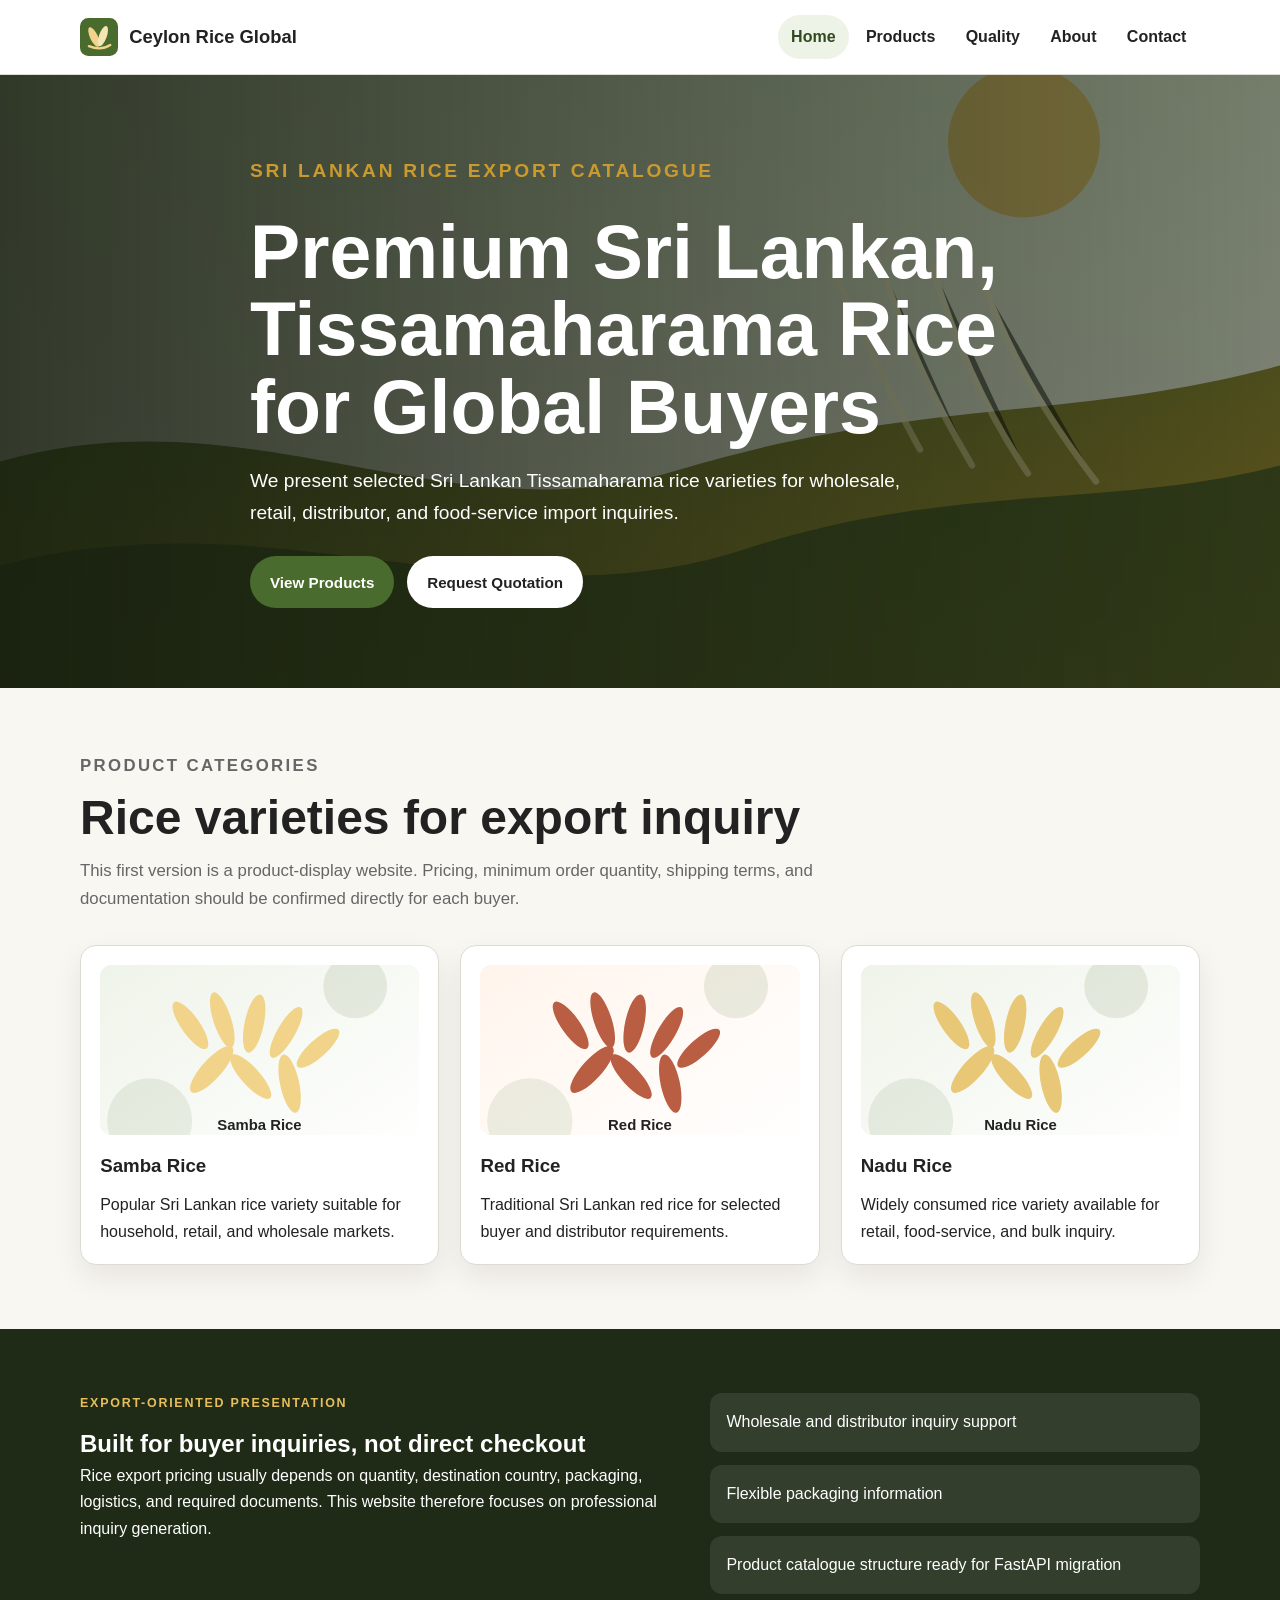
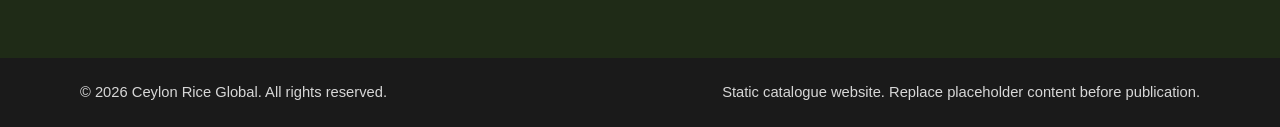
<file: index.html>
<!DOCTYPE html>
<html lang="en">
<head>
  <meta charset="UTF-8" />
  <meta name="viewport" content="width=device-width, initial-scale=1.0" />

  <title>Tissamaharama Ceylon Rice Global | Sri Lankan Rice Export Supplier</title>
  <meta name="description" content="A Sri Lankan rice export catalogue website for wholesale buyers, distributors, importers, and food-service businesses." />
  <link rel="icon" href="images/favicon.svg" type="image/svg+xml" />
  <link rel="stylesheet" href="css/style.css" />
</head>
<body>

<header class="site-header">
  <div class="container nav">
    <a class="brand" href="index.html" aria-label="Ceylon Rice Global home">
      <img src="images/favicon.svg" alt="" />
      <span>Ceylon Rice Global</span>
    </a>

    <nav aria-label="Main navigation">
      <a href="index.html" class="active">Home</a>
<a href="products.html" class="">Products</a>
<a href="quality.html" class="">Quality</a>
<a href="about.html" class="">About</a>
<a href="contact.html" class="">Contact</a>
    </nav>
  </div>
</header>

<main>
  <section class="hero">
    <div class="container hero-content">
      <p class="eyebrow">Sri Lankan Rice Export Catalogue</p>
      <h1>Premium Sri Lankan, Tissamaharama Rice for Global Buyers</h1>
      <p>
        We present selected Sri Lankan Tissamaharama rice varieties for wholesale, retail,
        distributor, and food-service import inquiries.
      </p>

      <div class="hero-actions">
        <a class="btn primary" href="products.html">View Products</a>
        <a class="btn secondary" href="contact.html">Request Quotation</a>
      </div>
    </div>
  </section>

  <section class="container section">
    <div class="section-heading">
      <p class="eyebrow">Product categories</p>
      <h2>Rice varieties for export inquiry</h2>
      <p>
        This first version is a product-display website. Pricing, minimum order quantity,
        shipping terms, and documentation should be confirmed directly for each buyer.
      </p>
    </div>

    <div class="cards">
      <article class="card">
        <img src="images/samba-rice.svg" alt="Samba rice illustration" />
        <h3>Samba Rice</h3>
        <p>Popular Sri Lankan rice variety suitable for household, retail, and wholesale markets.</p>
      </article>

      <article class="card">
        <img src="images/red-rice.svg" alt="Red rice illustration" />
        <h3>Red Rice</h3>
        <p>Traditional Sri Lankan red rice for selected buyer and distributor requirements.</p>
      </article>

      <article class="card">
        <img src="images/nadu-rice.svg" alt="Nadu rice illustration" />
        <h3>Nadu Rice</h3>
        <p>Widely consumed rice variety available for retail, food-service, and bulk inquiry.</p>
      </article>
    </div>
  </section>

  <section class="feature-band">
    <div class="container feature-grid">
      <div>
        <p class="eyebrow">Export-oriented presentation</p>
        <h2>Built for buyer inquiries, not direct checkout</h2>
        <p>
          Rice export pricing usually depends on quantity, destination country,
          packaging, logistics, and required documents. This website therefore
          focuses on professional inquiry generation.
        </p>
      </div>

      <div class="feature-list">
        <p>Wholesale and distributor inquiry support</p>
        <p>Flexible packaging information</p>
        <p>Product catalogue structure ready for FastAPI migration</p>
      </div>
    </div>
  </section>
</main>

<footer class="site-footer">
  <div class="container footer-grid">
    <p>&copy; 2026 Ceylon Rice Global. All rights reserved.</p>
    <p>Static catalogue website. Replace placeholder content before publication.</p>
  </div>
</footer>

</body>
</html>
</file>
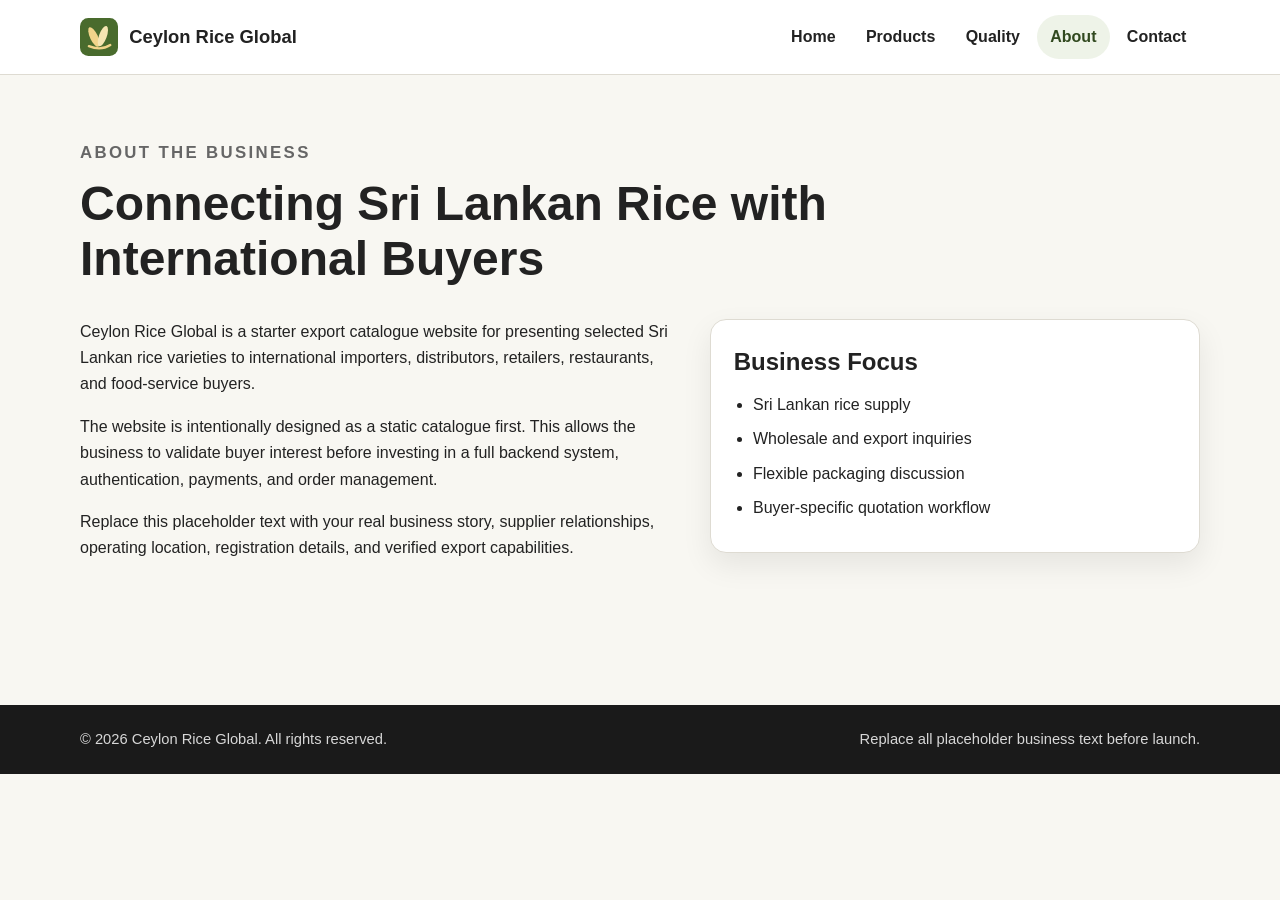
<file: about.html>
<!DOCTYPE html>
<html lang="en">
<head>
  <meta charset="UTF-8" />
  <meta name="viewport" content="width=device-width, initial-scale=1.0" />

  <title>About | Ceylon Rice Global</title>
  <meta name="description" content="About Ceylon Rice Global and its Sri Lankan rice export catalogue." />
  <link rel="icon" href="images/favicon.svg" type="image/svg+xml" />
  <link rel="stylesheet" href="css/style.css" />
</head>
<body>

<header class="site-header">
  <div class="container nav">
    <a class="brand" href="index.html" aria-label="Ceylon Rice Global home">
      <img src="images/favicon.svg" alt="" />
      <span>Ceylon Rice Global</span>
    </a>

    <nav aria-label="Main navigation">
      <a href="index.html" class="">Home</a>
<a href="products.html" class="">Products</a>
<a href="quality.html" class="">Quality</a>
<a href="about.html" class="active">About</a>
<a href="contact.html" class="">Contact</a>
    </nav>
  </div>
</header>

<main class="container section page">
  <div class="section-heading">
    <p class="eyebrow">About the business</p>
    <h1>Connecting Sri Lankan Rice with International Buyers</h1>
  </div>

  <div class="about-layout">
    <div>
      <p>
        Ceylon Rice Global is a starter export catalogue website for presenting selected
        Sri Lankan rice varieties to international importers, distributors, retailers,
        restaurants, and food-service buyers.
      </p>

      <p>
        The website is intentionally designed as a static catalogue first. This allows the
        business to validate buyer interest before investing in a full backend system,
        authentication, payments, and order management.
      </p>

      <p>
        Replace this placeholder text with your real business story, supplier relationships,
        operating location, registration details, and verified export capabilities.
      </p>
    </div>

    <aside class="panel">
      <h2>Business Focus</h2>
      <ul>
        <li>Sri Lankan rice supply</li>
        <li>Wholesale and export inquiries</li>
        <li>Flexible packaging discussion</li>
        <li>Buyer-specific quotation workflow</li>
      </ul>
    </aside>
  </div>
</main>

<footer class="site-footer">
  <div class="container footer-grid">
    <p>&copy; 2026 Ceylon Rice Global. All rights reserved.</p>
    <p>Replace all placeholder business text before launch.</p>
  </div>
</footer>

</body>
</html>
</file>
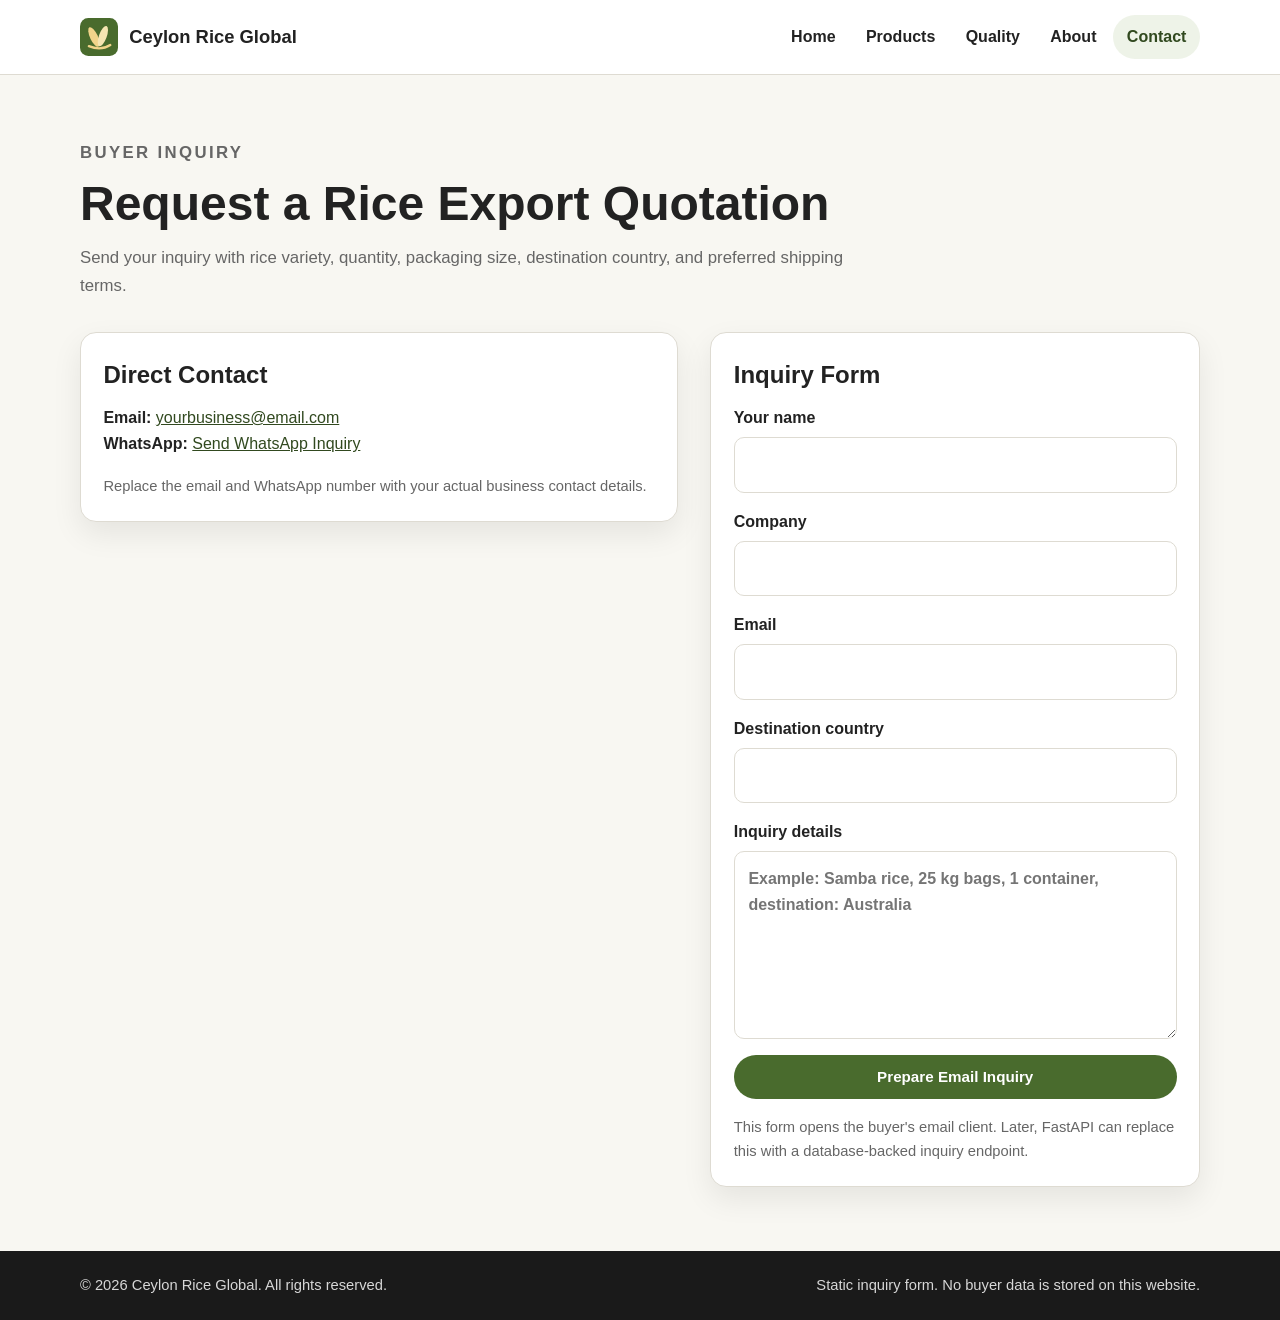
<file: contact.html>
<!DOCTYPE html>
<html lang="en">
<head>
  <meta charset="UTF-8" />
  <meta name="viewport" content="width=device-width, initial-scale=1.0" />

  <title>Contact | Ceylon Rice Global</title>
  <meta name="description" content="Contact Ceylon Rice Global for Sri Lankan rice export inquiries." />
  <link rel="icon" href="images/favicon.svg" type="image/svg+xml" />
  <link rel="stylesheet" href="css/style.css" />
</head>
<body>

<header class="site-header">
  <div class="container nav">
    <a class="brand" href="index.html" aria-label="Ceylon Rice Global home">
      <img src="images/favicon.svg" alt="" />
      <span>Ceylon Rice Global</span>
    </a>

    <nav aria-label="Main navigation">
      <a href="index.html" class="">Home</a>
<a href="products.html" class="">Products</a>
<a href="quality.html" class="">Quality</a>
<a href="about.html" class="">About</a>
<a href="contact.html" class="active">Contact</a>
    </nav>
  </div>
</header>

<main class="container section page">
  <div class="section-heading">
    <p class="eyebrow">Buyer inquiry</p>
    <h1>Request a Rice Export Quotation</h1>
    <p>
      Send your inquiry with rice variety, quantity, packaging size, destination country,
      and preferred shipping terms.
    </p>
  </div>

  <div class="contact-layout">
    <section class="panel">
      <h2>Direct Contact</h2>
      <p><strong>Email:</strong> <a href="mailto:yourbusiness@email.com">yourbusiness@email.com</a></p>
      <p><strong>WhatsApp:</strong> <a href="https://wa.me/94771234567?text=Hello%2C%20I%20am%20interested%20in%20Sri%20Lankan%20rice%20export%20products." target="_blank" rel="noopener">Send WhatsApp Inquiry</a></p>
      <p class="small-note">
        Replace the email and WhatsApp number with your actual business contact details.
      </p>
    </section>

    <section class="panel">
      <h2>Inquiry Form</h2>
      <form id="inquiry-form">
        <label>
          Your name
          <input type="text" id="buyer-name" required />
        </label>

        <label>
          Company
          <input type="text" id="company-name" />
        </label>

        <label>
          Email
          <input type="email" id="buyer-email" required />
        </label>

        <label>
          Destination country
          <input type="text" id="destination-country" required />
        </label>

        <label>
          Inquiry details
          <textarea id="inquiry-details" rows="6" required placeholder="Example: Samba rice, 25 kg bags, 1 container, destination: Australia"></textarea>
        </label>

        <button class="btn primary" type="submit">Prepare Email Inquiry</button>
      </form>

      <p class="small-note">
        This form opens the buyer's email client. Later, FastAPI can replace this with a database-backed inquiry endpoint.
      </p>
    </section>
  </div>
</main>

<footer class="site-footer">
  <div class="container footer-grid">
    <p>&copy; 2026 Ceylon Rice Global. All rights reserved.</p>
    <p>Static inquiry form. No buyer data is stored on this website.</p>
  </div>
</footer>

<script src="js/contact.js"></script>
</body>
</html>
</file>
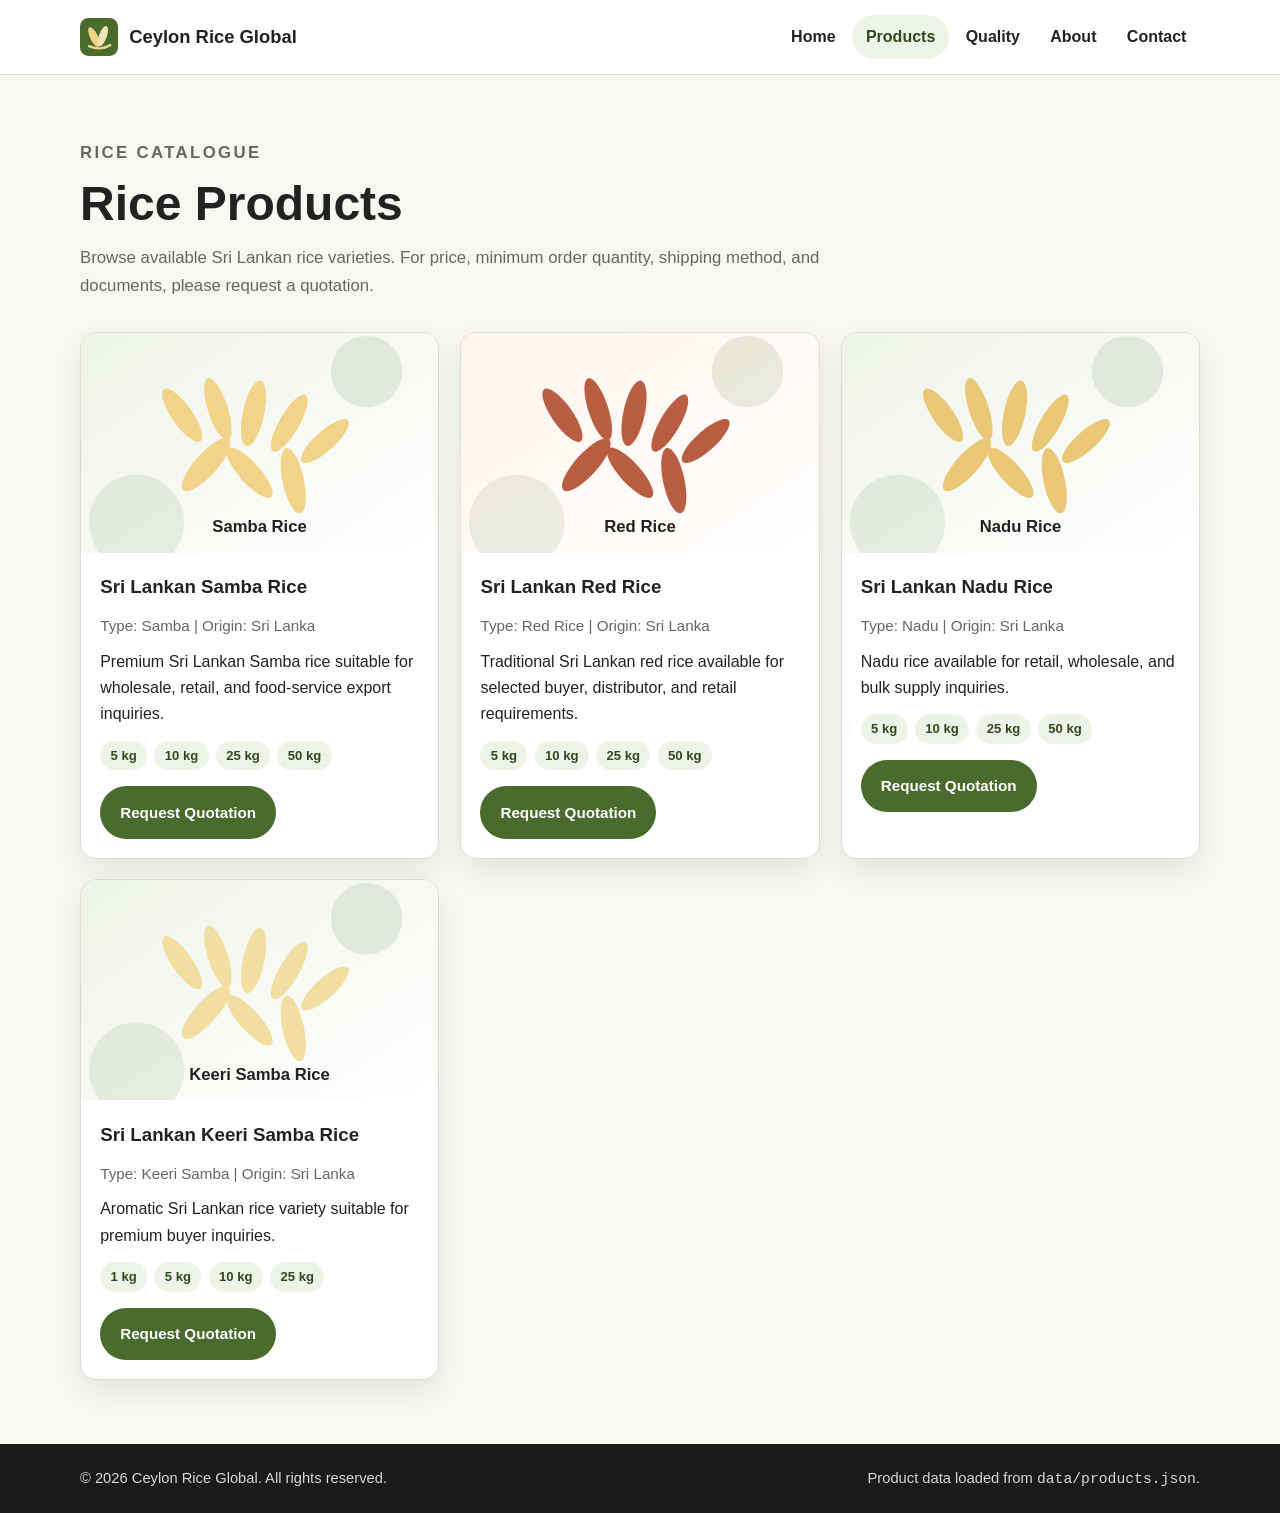
<file: products.html>
<!DOCTYPE html>
<html lang="en">
<head>
  <meta charset="UTF-8" />
  <meta name="viewport" content="width=device-width, initial-scale=1.0" />

  <title>Products | Ceylon Rice Global</title>
  <meta name="description" content="Sri Lankan rice product catalogue for wholesale and export inquiries." />
  <link rel="icon" href="images/favicon.svg" type="image/svg+xml" />
  <link rel="stylesheet" href="css/style.css" />
</head>
<body>

<header class="site-header">
  <div class="container nav">
    <a class="brand" href="index.html" aria-label="Ceylon Rice Global home">
      <img src="images/favicon.svg" alt="" />
      <span>Ceylon Rice Global</span>
    </a>

    <nav aria-label="Main navigation">
      <a href="index.html" class="">Home</a>
<a href="products.html" class="active">Products</a>
<a href="quality.html" class="">Quality</a>
<a href="about.html" class="">About</a>
<a href="contact.html" class="">Contact</a>
    </nav>
  </div>
</header>

<main class="container section page">
  <div class="section-heading">
    <p class="eyebrow">Rice catalogue</p>
    <h1>Rice Products</h1>
    <p>
      Browse available Sri Lankan rice varieties. For price, minimum order quantity,
      shipping method, and documents, please request a quotation.
    </p>
  </div>

  <div id="product-list" class="product-grid" aria-live="polite"></div>

  <noscript>
    <p>Please enable JavaScript to load the product catalogue from <code>data/products.json</code>.</p>
  </noscript>
</main>

<footer class="site-footer">
  <div class="container footer-grid">
    <p>&copy; 2026 Ceylon Rice Global. All rights reserved.</p>
    <p>Product data loaded from <code>data/products.json</code>.</p>
  </div>
</footer>

<script src="js/products.js"></script>
</body>
</html>
</file>
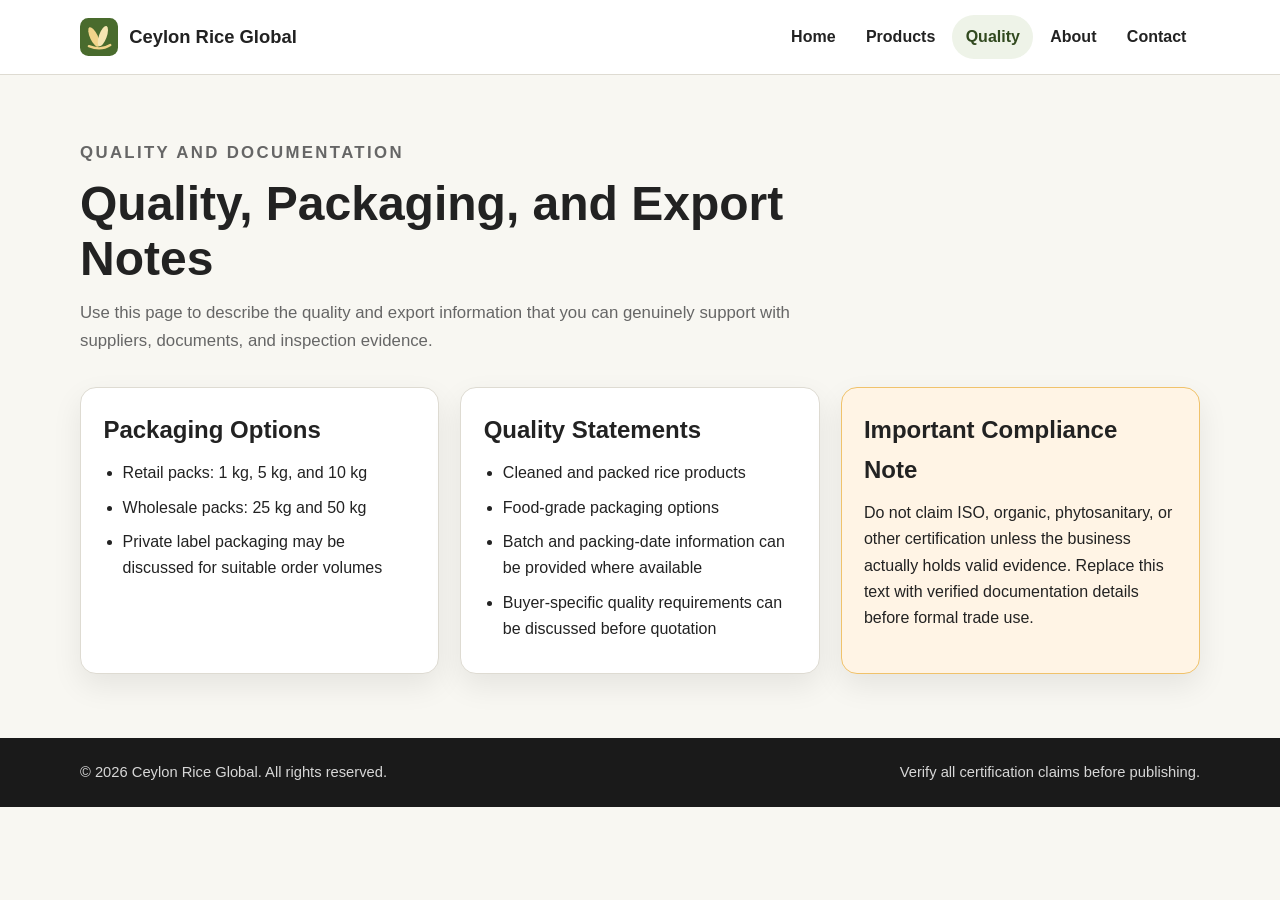
<file: quality.html>
<!DOCTYPE html>
<html lang="en">
<head>
  <meta charset="UTF-8" />
  <meta name="viewport" content="width=device-width, initial-scale=1.0" />

  <title>Quality & Export Information | Ceylon Rice Global</title>
  <meta name="description" content="Quality, packaging, and export information for Sri Lankan rice buyers." />
  <link rel="icon" href="images/favicon.svg" type="image/svg+xml" />
  <link rel="stylesheet" href="css/style.css" />
</head>
<body>

<header class="site-header">
  <div class="container nav">
    <a class="brand" href="index.html" aria-label="Ceylon Rice Global home">
      <img src="images/favicon.svg" alt="" />
      <span>Ceylon Rice Global</span>
    </a>

    <nav aria-label="Main navigation">
      <a href="index.html" class="">Home</a>
<a href="products.html" class="">Products</a>
<a href="quality.html" class="active">Quality</a>
<a href="about.html" class="">About</a>
<a href="contact.html" class="">Contact</a>
    </nav>
  </div>
</header>

<main class="container section page">
  <div class="section-heading">
    <p class="eyebrow">Quality and documentation</p>
    <h1>Quality, Packaging, and Export Notes</h1>
    <p>
      Use this page to describe the quality and export information that you can genuinely support
      with suppliers, documents, and inspection evidence.
    </p>
  </div>

  <div class="content-grid">
    <section class="panel">
      <h2>Packaging Options</h2>
      <ul>
        <li>Retail packs: 1 kg, 5 kg, and 10 kg</li>
        <li>Wholesale packs: 25 kg and 50 kg</li>
        <li>Private label packaging may be discussed for suitable order volumes</li>
      </ul>
    </section>

    <section class="panel">
      <h2>Quality Statements</h2>
      <ul>
        <li>Cleaned and packed rice products</li>
        <li>Food-grade packaging options</li>
        <li>Batch and packing-date information can be provided where available</li>
        <li>Buyer-specific quality requirements can be discussed before quotation</li>
      </ul>
    </section>

    <section class="panel warning">
      <h2>Important Compliance Note</h2>
      <p>
        Do not claim ISO, organic, phytosanitary, or other certification unless the business
        actually holds valid evidence. Replace this text with verified documentation details
        before formal trade use.
      </p>
    </section>
  </div>
</main>

<footer class="site-footer">
  <div class="container footer-grid">
    <p>&copy; 2026 Ceylon Rice Global. All rights reserved.</p>
    <p>Verify all certification claims before publishing.</p>
  </div>
</footer>

</body>
</html>
</file>
<file: css/style.css>
* {
  box-sizing: border-box;
  margin: 0;
  padding: 0;
}

:root {
  --bg: #f8f7f2;
  --surface: #ffffff;
  --text: #222222;
  --muted: #666666;
  --line: #dedbd2;
  --primary: #496b2d;
  --primary-dark: #31491f;
  --accent: #c99a2e;
  --danger-bg: #fff4e5;
  --danger-border: #f0c26b;
  --radius: 16px;
  --shadow: 0 12px 30px rgba(0, 0, 0, 0.08);
}

body {
  font-family: Arial, Helvetica, sans-serif;
  line-height: 1.65;
  color: var(--text);
  background: var(--bg);
}

img {
  max-width: 100%;
  display: block;
}

a {
  color: var(--primary-dark);
}

.container {
  width: min(92%, 1120px);
  margin: 0 auto;
}

.site-header {
  background: rgba(255, 255, 255, 0.95);
  border-bottom: 1px solid var(--line);
  position: sticky;
  top: 0;
  z-index: 20;
  backdrop-filter: blur(10px);
}

.nav {
  min-height: 74px;
  display: flex;
  justify-content: space-between;
  align-items: center;
  gap: 1.5rem;
}

.brand {
  display: inline-flex;
  align-items: center;
  gap: 0.7rem;
  text-decoration: none;
  color: var(--text);
  font-weight: 800;
  font-size: 1.15rem;
}

.brand img {
  width: 38px;
  height: 38px;
}

nav {
  display: flex;
  gap: 0.2rem;
  flex-wrap: wrap;
  justify-content: flex-end;
}

nav a {
  text-decoration: none;
  color: var(--text);
  font-weight: 700;
  padding: 0.55rem 0.85rem;
  border-radius: 999px;
}

nav a:hover,
nav a.active {
  background: #eef3e8;
  color: var(--primary-dark);
}

.hero {
  min-height: 560px;
  color: white;
  display: flex;
  align-items: center;
  background:
    linear-gradient(90deg, rgba(20, 27, 13, 0.86), rgba(20, 27, 13, 0.52)),
    url("../images/rice-hero.svg");
  background-size: cover;
  background-position: center;
}

.hero-content {
  max-width: 780px;
  padding: 5rem 0;
}

.eyebrow {
  text-transform: uppercase;
  letter-spacing: 0.14em;
  font-size: 0.78rem;
  font-weight: 800;
  color: var(--accent);
  margin-bottom: 0.6rem;
}

.hero h1 {
  font-size: clamp(2.4rem, 6vw, 4.7rem);
  line-height: 1.03;
  margin-bottom: 1.2rem;
}

.hero p {
  font-size: 1.2rem;
  max-width: 660px;
  margin-bottom: 1.7rem;
}

.hero-actions,
.actions {
  display: flex;
  gap: 0.8rem;
  flex-wrap: wrap;
}

.btn {
  display: inline-flex;
  align-items: center;
  justify-content: center;
  border: 0;
  text-decoration: none;
  border-radius: 999px;
  padding: 0.85rem 1.25rem;
  font-weight: 800;
  cursor: pointer;
  font-size: 0.95rem;
}

.btn.primary {
  background: var(--primary);
  color: white;
}

.btn.primary:hover {
  background: var(--primary-dark);
}

.btn.secondary {
  background: white;
  color: var(--text);
}

.section {
  padding: 4rem 0;
}

.page {
  min-height: 70vh;
}

.section-heading {
  max-width: 780px;
  margin-bottom: 2rem;
}

.section-heading h1,
.section-heading h2 {
  font-size: clamp(2rem, 4vw, 3rem);
  line-height: 1.15;
  margin-bottom: 0.8rem;
}

.section-heading p {
  color: var(--muted);
  font-size: 1.05rem;
}

.cards,
.product-grid,
.content-grid {
  display: grid;
  grid-template-columns: repeat(3, minmax(0, 1fr));
  gap: 1.3rem;
}

.card,
.product-card,
.panel {
  background: var(--surface);
  border: 1px solid var(--line);
  border-radius: var(--radius);
  box-shadow: var(--shadow);
}

.card {
  padding: 1.2rem;
}

.card img {
  width: 100%;
  height: 170px;
  object-fit: cover;
  border-radius: 12px;
  margin-bottom: 1rem;
  background: #eef3e8;
}

.card h3,
.panel h2,
.product-card h3 {
  margin-bottom: 0.65rem;
}

.product-card {
  overflow: hidden;
}

.product-card img {
  width: 100%;
  height: 220px;
  object-fit: cover;
  background: #eef3e8;
}

.product-content {
  padding: 1.2rem;
}

.product-content p {
  margin-bottom: 0.65rem;
}

.meta {
  color: var(--muted);
  font-size: 0.95rem;
}

.badges {
  display: flex;
  flex-wrap: wrap;
  gap: 0.45rem;
  margin: 0.8rem 0 1rem;
}

.badge {
  background: #eef3e8;
  color: var(--primary-dark);
  border-radius: 999px;
  padding: 0.25rem 0.65rem;
  font-weight: 700;
  font-size: 0.82rem;
}

.feature-band {
  background: #1f2b17;
  color: white;
  padding: 4rem 0;
}

.feature-band .eyebrow {
  color: #e7be5a;
}

.feature-grid,
.about-layout,
.contact-layout {
  display: grid;
  grid-template-columns: 1.1fr 0.9fr;
  gap: 2rem;
  align-items: start;
}

.feature-list {
  display: grid;
  gap: 0.8rem;
}

.feature-list p {
  background: rgba(255, 255, 255, 0.09);
  padding: 1rem;
  border-radius: 12px;
}

.panel {
  padding: 1.4rem;
}

.panel ul {
  margin-left: 1.2rem;
}

.panel li {
  margin-bottom: 0.5rem;
}

.warning {
  background: var(--danger-bg);
  border-color: var(--danger-border);
}

.about-layout p {
  margin-bottom: 1rem;
}

form {
  display: grid;
  gap: 1rem;
}

label {
  display: grid;
  gap: 0.35rem;
  font-weight: 700;
}

input,
textarea {
  width: 100%;
  border: 1px solid var(--line);
  border-radius: 10px;
  padding: 0.85rem;
  font: inherit;
  background: white;
}

textarea {
  resize: vertical;
}

.small-note {
  color: var(--muted);
  font-size: 0.92rem;
  margin-top: 1rem;
}

.site-footer {
  background: #1a1a1a;
  color: white;
  padding: 1.4rem 0;
}

.footer-grid {
  display: flex;
  justify-content: space-between;
  gap: 1rem;
  flex-wrap: wrap;
  color: #d7d7d7;
  font-size: 0.92rem;
}

@media (max-width: 850px) {
  .nav,
  .feature-grid,
  .about-layout,
  .contact-layout {
    grid-template-columns: 1fr;
    flex-direction: column;
  }

  .nav {
    align-items: flex-start;
    padding: 1rem 0;
  }

  nav {
    justify-content: flex-start;
  }

  .cards,
  .product-grid,
  .content-grid {
    grid-template-columns: 1fr;
  }

  .hero {
    min-height: 500px;
  }
}
</file>
